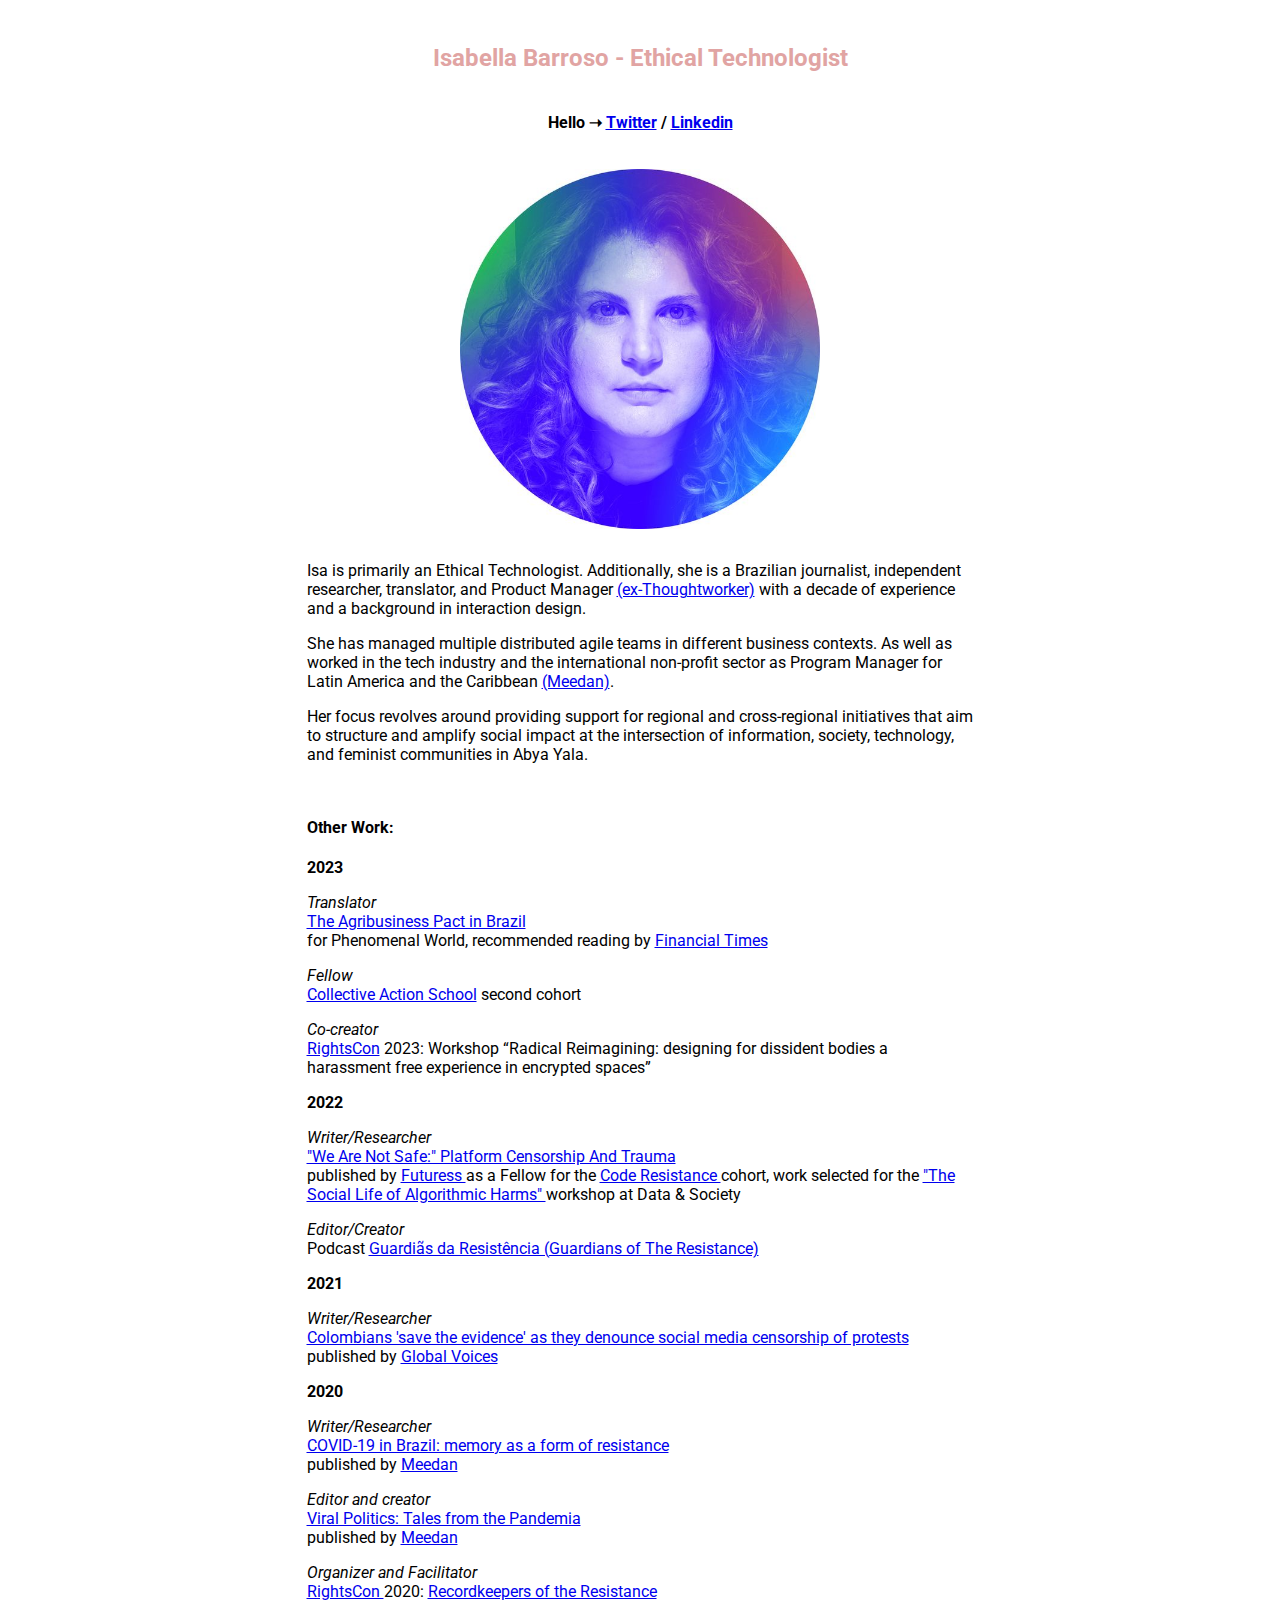
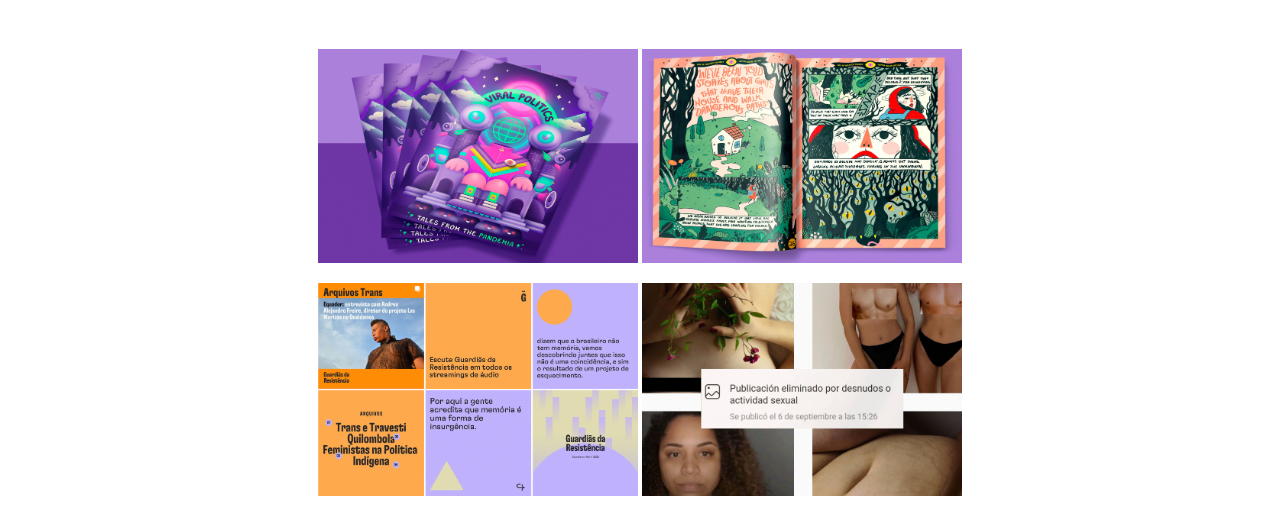
<file: index.html>
<!DOCTYPE html>
<html lang="en-us">
<head>
    <meta http-equiv="content-type" content="text/html; charset=UTF-8">
    <meta charset="utf-8">
    <meta name='description' content='Isa Barroso | Portfolio'>
    <meta name='keywords'
          content='Isa Barroso, Isabella Barroso, Ethical Technologist, Technologist, PM, Product Manager, Product Specialist, User Experience, Agile'>
    <meta name='author' content='Isabella Barroso'>
    <meta name="viewport" content="width=device-width, initial-scale=1">
    <meta name="robots" content="noindex">
    <title>Isa Barroso Portfolio</title>
    <link href="assets/css/main.min.css" rel="stylesheet">
    <link rel="stylesheet" href="https://maxcdn.bootstrapcdn.com/font-awesome/4.4.0/css/font-awesome.min.css">
    <link rel="preconnect" href="https://fonts.googleapis.com">
    <link rel="preconnect" href="https://fonts.gstatic.com" crossorigin>
    <link href="https://fonts.googleapis.com/css2?family=Roboto:wght@100;300;400;500&display=swap" rel="stylesheet">
</head>
<body>
    <main class="main">
        <div class="container">
            <h2 class="title">Isabella Barroso - Ethical Technologist</h2>
            <h4>Hello ➝
                <a target="_blank" href="https://twitter.com/bruja_cyborg">Twitter</a> /
                <a target="_blank" href="https://www.linkedin.com/in/isabellabarroso/">Linkedin</a>
            </h4>
            <img class="avatar" src="assets/img/avatar.jpeg">
            <div>
                <section>
                    <p>
                        Isa is primarily an Ethical Technologist. Additionally, she is a Brazilian journalist, 
                        independent researcher, translator, and Product Manager
                            <a target="_blank" href="https://www.thoughtworks.com/">(ex-Thoughtworker)</a>
                        with a decade of 
                        experience and a background in interaction design. 
                    </p>
                    <p>
                        She has managed multiple distributed agile teams in different business contexts. 
                        As well as worked in the tech industry and the international non-profit sector as Program Manager 
                        for Latin America and the Caribbean 
                            <a target="_blank" href="https://meedan.com/project/latin-america">(Meedan)</a>.
                    </p>
                    <p>
                        Her focus revolves around providing support for regional and cross-regional initiatives 
                        that aim to structure and amplify social impact at the intersection of information, society, 
                        technology, and feminist communities in Abya Yala.
                    </p>
                </section>
                <section>
                    <h4>Other Work:</h4>
    
                    <div>
                        <p><b>2023</b></p>
                        <div>
                            <p style="margin-bottom: 0;">
                                <i>Translator</i>
                            </p>
                            <p style="margin: 0;">
                                <a target="_blank" href="https://www.phenomenalworld.org/analysis/the-agribusiness-pact/">
                                    The Agribusiness Pact in Brazil
                                </a>
                            </p>
                            <p style="margin: 0;">
                                for Phenomenal World, recommended reading by 
                                <a target="_blank" href="https://www.ft.com/content/910feff4-0c87-44bb-87ac-1351b9bf76fe">
                                    Financial Times
                                </a> 
                            </p>  
                        </div> 
                        <div>
                            <p style="margin-bottom: 0;">
                                <i>Fellow</i>
                            </p>
                            <p style="margin: 0;">
                                <a target="_blank" href="https://school.logicmag.io/">Collective Action School</a>
                                second cohort
                            </p>
                        </div> 
                        <div>
                            <p style="margin-bottom: 0;">
                                <i>Co-creator</i>
                            </p>
                            <p style="margin: 0;">
                                <a target="_blank" href="https://www.rightscon.org">RightsCon</a>
                            2023: Workshop “Radical Reimagining: designing for dissident bodies a harassment free experience in encrypted spaces”
                            </p>
                        </div> 
                    </div>
    
                    <div>
                        <p><b>2022</b></p>
                        <div>
                            <p style="margin-bottom: 0;">
                                <i>Writer/Researcher</i>
                            </p>
                            <p style="margin: 0;">
                                <a href="https://futuress.org/stories/we-are-not-safe/">
                                    "We Are Not Safe:" Platform Censorship And Trauma
                                </a>
                            </p>
                            <p style="margin: 0;">
                                published by 
                                <a target="_blank" href="https://futuress.org/">
                                    Futuress
                                </a> as a Fellow for the 
                                <a target="_blank" href="https://futuress.org/learning/coding-resistance/">
                                    Code Resistance
                                </a> cohort, work selected for the 
                                <a target="_blank" href="https://datasociety.net/announcements/2021/10/28/the-social-life-of-algorithmic-harms/">
                                    "The Social Life of Algorithmic Harms"
                                </a> workshop at Data & Society                        
                            </p>
                        </div>
                        <div>
                            <p style="margin-bottom: 0;">
                                <i>Editor/Creator</i>
                            </p>
                            <p style="margin: 0;">
                                Podcast 
                                <a target="_blank" href="https://linktr.ee/gardiasdaresistencia">Guardiãs da Resistência (Guardians of The Resistance)</a>
                            </p>
                        </div> 
                    </div>
    
                    <div>
                        <p><b>2021</b></p>
                        <div>
                            <p style="margin-bottom: 0;">
                                <i>Writer/Researcher</i>
                            </p>
                            <p style="margin: 0;">
                                <a target="_blank" href="https://globalvoices.org/2021/05/29/colombians-save-the-evidence-as-they-denounce-social-media-censorship-of-protests/">
                                    Colombians 'save the evidence' as they denounce social media censorship of protests
                                </a>
                            </p>
                            <p style="margin: 0;">
                                published by 
                                <a target="_blank" href="https://globalvoices.org/-/world/latin-america,north-america,caribbean/">
                                    Global Voices
                                </a> 
                            </p>  
                        </div> 
                    </div>
    
                    <div>
                        <p><b>2020</b></p>
                        <div>
                            <p style="margin-bottom: 0;">
                                <i>Writer/Researcher</i>
                            </p>
                            <p style="margin: 0;">
                                <a target="_blank" href="https://meedan.com/blog/covid-19-in-brazil-memory-as-a-form-of-resistance/">
                                    COVID-19 in Brazil: memory as a form of resistance
                                </a>
                            </p>
                            <p style="margin: 0;">
                                published by 
                                <a target="_blank" href="https://meedan.com/blog/covid-19-in-brazil-memory-as-a-form-of-resistance/">
                                    Meedan
                                </a> 
                            </p>  
                        </div>
                        <div>
                            <p style="margin-bottom: 0;">
                                <i>Editor and creator</i>
                            </p>
                            <p style="margin: 0;">
                                <a target="_blank" href="https://meedan.com/post/launching-the-check-global-zine-viral-politics-tales-from-the-pandemia">
                                    Viral Politics: Tales from the Pandemia
                                </a>
                            </p>
                            <p style="margin: 0;">
                                published by 
                                <a target="_blank" href="https://meedan.com/post/launching-the-check-global-zine-viral-politics-tales-from-the-pandemia">
                                    Meedan
                                </a> 
                            </p>  
                        </div> 
                        <div>
                            <p style="margin-bottom: 0;">
                                <i>Organizer and Facilitator</i>
                                <p style="margin: 0;">
                                    <a target="_blank" href="https://www.rightscon.org/program-2020/">
                                        RightsCon
                                    </a>
                                    2020: 
                                    <a target="_blank" href="https://meedan.com/event/rightscon-2020-recordkeepers-of-the-resistance">
                                        Recordkeepers of the Resistance
                                    </a> 
                                </p> 
                            </p>
                        </div>
                    </div>
                </section>
            </div>
            <section>
                <div>
                    <img class="images" src="assets/img/viral_politics.png" />
                    <img class="images" src="assets/img/viral_politics_content.png" />
                </div>
                <div>
                    <img class="images" src="assets/img/podcast.png" />
                    <img class="images" src="assets/img/futureness.png" />
                </div>
            </section>
        </div>
    </main>
</body>
</html>
</file>
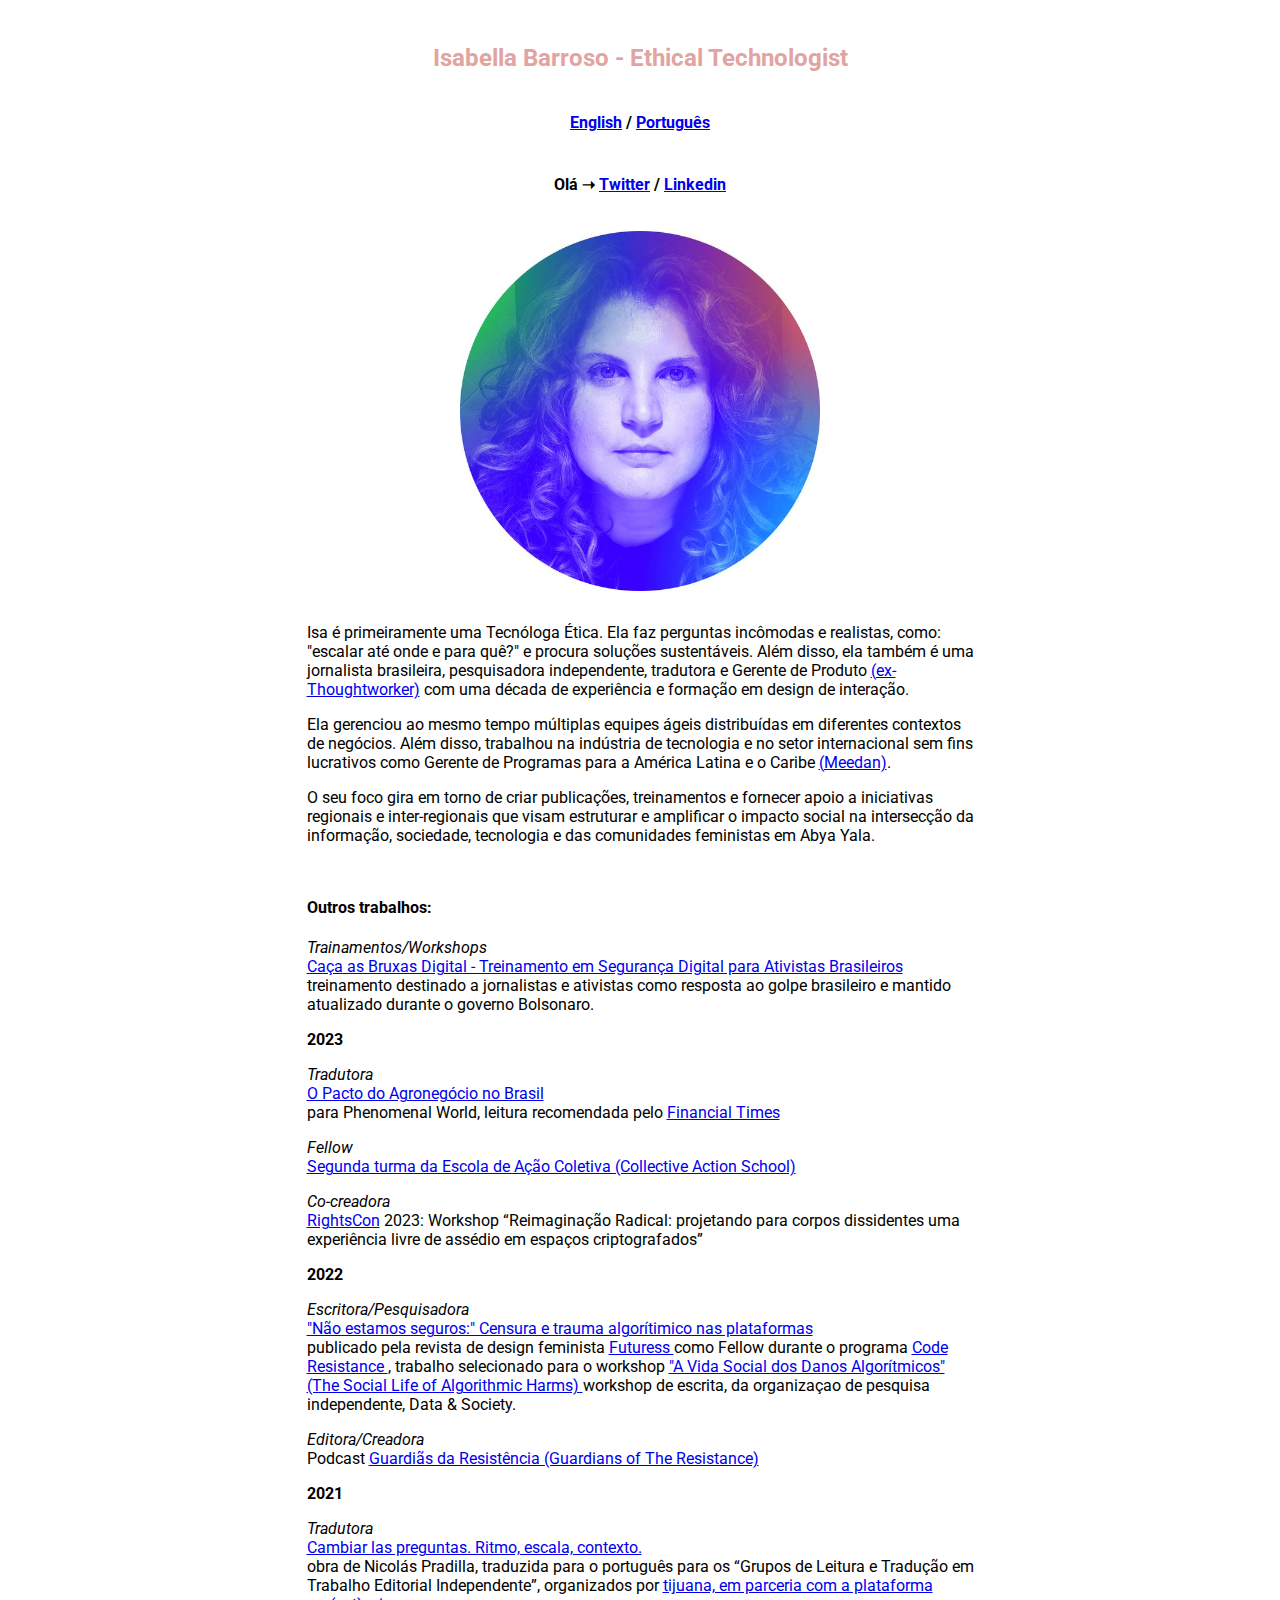
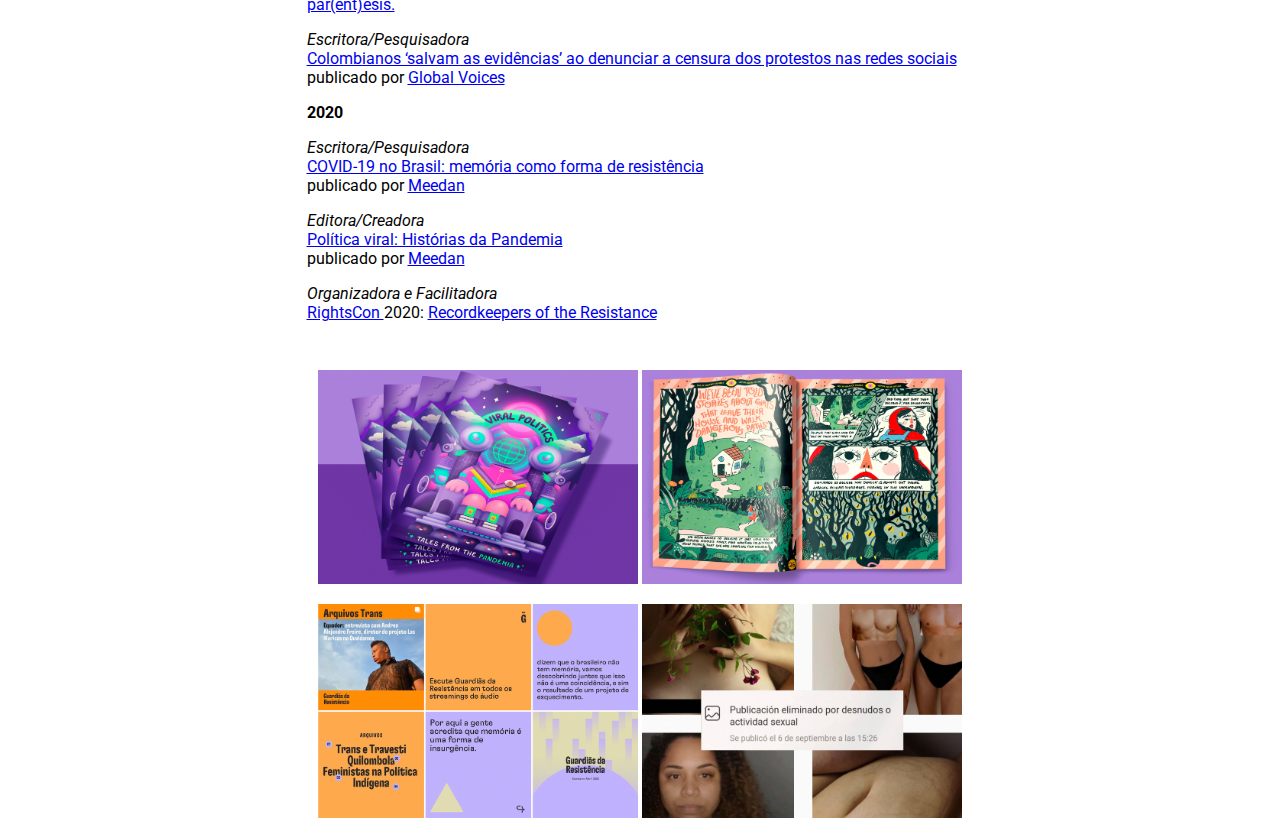
<file: index_pt.html>
<!DOCTYPE html>
<html lang="pt-br">
<head>
    <meta http-equiv="content-type" content="text/html; charset=UTF-8">
    <meta charset="utf-8">
    <meta name='description' content='Isa Barroso | Portfolio'>
    <meta name='keywords'
          content='Isa Barroso, Isabella Barroso, Ethical Technologist, Technologist, PM, Product Manager, Product Owner, Project Manager, Product Specialist, User Experience, Agile, Gerente de Produto, Gerente de Programa, ética'>
    <meta name='author' content='Isabella Barroso'>
    <meta name="viewport" content="width=device-width, initial-scale=1">
    <meta name="robots" content="noindex">
    <title>Isa Barroso Portfolio</title>
    <link href="assets/css/main.min.css" rel="stylesheet">
    <link rel="stylesheet" href="https://maxcdn.bootstrapcdn.com/font-awesome/4.4.0/css/font-awesome.min.css">
    <link rel="preconnect" href="https://fonts.googleapis.com">
    <link rel="preconnect" href="https://fonts.gstatic.com" crossorigin>
    <link href="https://fonts.googleapis.com/css2?family=Roboto:wght@100;300;400;500&display=swap" rel="stylesheet">
</head>
<body>
    <main class="main">
        <div class="container">
            <h2 class="title">Isabella Barroso - Ethical Technologist</h2>
            <h4> <a target="_blank" href="https://isabellabarroso.github.io/">English</a> / <a target="_blank" href="https://isabellabarroso.github.io/index_pt">Português</a> 
            </h4>
            <h4>Olá ➝
                <a target="_blank" href="https://twitter.com/bruja_cyborg">Twitter</a> /
                <a target="_blank" href="https://www.linkedin.com/in/isabellabarroso/">Linkedin</a>
            </h4>
            <img class="avatar" src="assets/img/avatar.jpeg">
            <div>
                <section>
                    <p>
                        Isa é primeiramente uma Tecnóloga Ética. Ela faz perguntas incômodas e realistas, como: "escalar até onde e para quê?" e procura soluções sustentáveis. Além disso, ela também é uma jornalista brasileira, pesquisadora independente, tradutora e Gerente de Produto
                            <a target="_blank" href="https://www.thoughtworks.com/">(ex-Thoughtworker)</a>
                        com uma década de experiência e formação em design de interação. 
                    </p>
                    <p>
                        Ela gerenciou ao mesmo tempo múltiplas equipes ágeis distribuídas em diferentes contextos de negócios. Além disso, trabalhou na indústria de tecnologia e no setor internacional sem fins lucrativos como Gerente de Programas para a América Latina e o Caribe
                            <a target="_blank" href="https://meedan.com/project/latin-america">(Meedan)</a>.
                    </p>
                    <p>
                        O seu foco gira em torno de criar publicações, treinamentos e fornecer apoio a iniciativas regionais e inter-regionais que visam estruturar e amplificar o impacto social na intersecção da informação, sociedade, tecnologia e das comunidades feministas em Abya Yala.
                    </p>
                </section>
                <section>
                    <h4>Outros trabalhos:</h4>
                     <div>
                            <p style="margin-bottom: 0;">
                                <i>Trainamentos/Workshops</i>
                            </p>
                            <p style="margin: 0;">
                                <a target="_blank" href="https://docs.google.com/presentation/d/19gODgDrSoAMg7QFcTl-7RHvjYc9Ych-uYEwMa9NqTW8/edit?usp=share_link">
                                    Caça as Bruxas Digital - Treinamento em Segurança Digital para Ativistas Brasileiros
                                </a>
                            </p>
                            <p style="margin: 0;">
                                treinamento destinado a jornalistas e ativistas como resposta ao golpe brasileiro e mantido atualizado durante o governo Bolsonaro.
                            </p>  
                        </div> 
                    <div>
                        <p><b>2023</b></p>
                        <div>
                            <p style="margin-bottom: 0;">
                                <i>Tradutora</i>
                            </p>
                            <p style="margin: 0;">
                                <a target="_blank" href="https://www.phenomenalworld.org/analysis/the-agribusiness-pact/">
                                    O Pacto do Agronegócio no Brasil
                                </a>
                            </p>
                            <p style="margin: 0;">
                                para Phenomenal World, leitura recomendada pelo
                                <a target="_blank" href="https://www.ft.com/content/910feff4-0c87-44bb-87ac-1351b9bf76fe">
                                    Financial Times
                                </a> 
                            </p>  
                        </div> 
                        <div>
                            <p style="margin-bottom: 0;">
                                <i>Fellow</i>
                            </p>
                            <p style="margin: 0;">
                                <a target="_blank" href="https://school.logicmag.io/">Segunda turma da Escola de Ação Coletiva (Collective Action School)</a>
                    
                            </p>
                        </div> 
                        <div>
                            <p style="margin-bottom: 0;">
                                <i>Co-creadora</i>
                            </p>
                            <p style="margin: 0;">
                                <a target="_blank" href="https://www.rightscon.org">RightsCon</a>
                            2023: Workshop “Reimaginação Radical: projetando para corpos dissidentes uma experiência livre de assédio em espaços criptografados”
                            </p>
                        </div> 
                    </div>
    
                    <div>
                        <p><b>2022</b></p>
                        <div>
                            <p style="margin-bottom: 0;">
                                <i>Escritora/Pesquisadora</i>
                            </p>
                            <p style="margin: 0;">
                                <a href="https://futuress.org/stories/we-are-not-safe/">
                                    "Não estamos seguros:" Censura e trauma algorítimico nas plataformas
                                </a>
                            </p>
                            <p style="margin: 0;">
                                publicado pela revista de design feminista
                                <a target="_blank" href="https://futuress.org/">
                                    Futuress
                                </a> como Fellow durante o programa 
                                <a target="_blank" href="https://futuress.org/learning/coding-resistance/">
                                    Code Resistance
                                </a>, trabalho selecionado para o workshop
                                <a target="_blank" href="https://datasociety.net/announcements/2021/10/28/the-social-life-of-algorithmic-harms/">
                                    "A Vida Social dos Danos Algorítmicos" (The Social Life of Algorithmic Harms)
                                </a> workshop de escrita, da organizaçao de pesquisa independente, Data & Society.                        
                            </p>
                        </div>
                        <div>
                            <p style="margin-bottom: 0;">
                                <i>Editora/Creadora</i>
                            </p>
                            <p style="margin: 0;">
                                Podcast 
                                <a target="_blank" href="https://linktr.ee/gardiasdaresistencia">Guardiãs da Resistência (Guardians of The Resistance)</a>
                            </p>
                        </div> 
                    </div>
    
                    <div>
                        <p><b>2021</b></p>
                        <div>

                             <div>
                            <p style="margin-bottom: 0;">
                                <i>Tradutora</i>
                            </p>
                            <p style="margin: 0;">
                                <a target="_blank" href="https://www.academia.edu/84235589/Mudar_as_perguntas_Ritmo_escala_contexto_pt_">
                                    Cambiar las preguntas. Ritmo, escala, contexto.
                                </a>
                            </p>
                            <p style="margin: 0;">
                                obra de Nicolás Pradilla, traduzida para o português para os “Grupos de Leitura e Tradução em Trabalho Editorial Independente”, organizados por
                                <a target="_blank" href="https://leituraetraducao.com.br">
                                    tijuana, em parceria com a plataforma par(ent)esis.
                                </a> 
                            </p>  
                        </div>
                        <div>
                            <p style="margin-bottom: 0;">
                                <i>Escritora/Pesquisadora</i>
                            </p>
                            <p style="margin: 0;">
                                <a target="_blank" href="https://globalvoices.org/2021/05/29/colombians-save-the-evidence-as-they-denounce-social-media-censorship-of-protests/">
                                    Colombianos ‘salvam as evidências’ ao denunciar a censura dos protestos nas redes sociais
                                </a>
                            </p>
                            <p style="margin: 0;">
                                publicado por
                                <a target="_blank" href="https://globalvoices.org/-/world/latin-america,north-america,caribbean/">
                                    Global Voices
                                </a> 
                            </p>  
                        </div> 
                    </div>
    
                    <div>
                        <p><b>2020</b></p>
                        <div>
                            <p style="margin-bottom: 0;">
                                <i>Escritora/Pesquisadora</i>
                            </p>
                            <p style="margin: 0;">
                                <a target="_blank" href="https://meedan.com/blog/covid-19-in-brazil-memory-as-a-form-of-resistance/">
                                    COVID-19 no Brasil: memória como forma de resistência
                                </a>
                            </p>
                            <p style="margin: 0;">
                               publicado por
                                <a target="_blank" href="https://meedan.com/blog/covid-19-in-brazil-memory-as-a-form-of-resistance/">
                                    Meedan
                                </a> 
                            </p>  
                        </div>
                        <div>
                            <p style="margin-bottom: 0;">
                                <i>Editora/Creadora</i>
                            </p>
                            <p style="margin: 0;">
                                <a target="_blank" href="https://meedan.com/post/launching-the-check-global-zine-viral-politics-tales-from-the-pandemia">
                                    Política viral: Histórias da Pandemia
                                </a>
                            </p>
                            <p style="margin: 0;">
                                publicado por 
                                <a target="_blank" href="https://meedan.com/post/launching-the-check-global-zine-viral-politics-tales-from-the-pandemia">
                                    Meedan
                                </a> 
                            </p>  
                        </div> 
                        <div>
                            <p style="margin-bottom: 0;">
                                <i>Organizadora e Facilitadora</i>
                                <p style="margin: 0;">
                                    <a target="_blank" href="https://www.rightscon.org/program-2020/">
                                        RightsCon
                                    </a>
                                    2020: 
                                    <a target="_blank" href="https://meedan.com/event/rightscon-2020-recordkeepers-of-the-resistance">
                                        Recordkeepers of the Resistance
                                    </a> 
                                </p> 
                            </p>
                        </div>
                    </div>
                </section>
            </div>
            <section>
                <div>
                    <img class="images" src="assets/img/viral_politics.png" />
                    <img class="images" src="assets/img/viral_politics_content.png" />
                </div>
                <div>
                    <img class="images" src="assets/img/podcast.png" />
                    <img class="images" src="assets/img/futureness.png" />
                </div>
            </section>
        </div>
    </main>
</body>
</html>
</file>
<file: assets/css/main.min.css>
.avatar,.images{padding-top:1em}body,html{height:100%;font-family:Roboto,sans-serif;-webkit-font-smoothing:antialiased;-moz-osx-font-smoothing:grayscale}.title{color:#e1a4a3}.main{display:flex;justify-content:center}.container{height:100%;display:flex;justify-content:center;align-items:center;flex-direction:column;padding:1em;font-weight:400;max-width:667px}.avatar{max-width:40vh}.images{max-width:20rem;max-height:20rem}section{padding-top:1rem}
</file>
